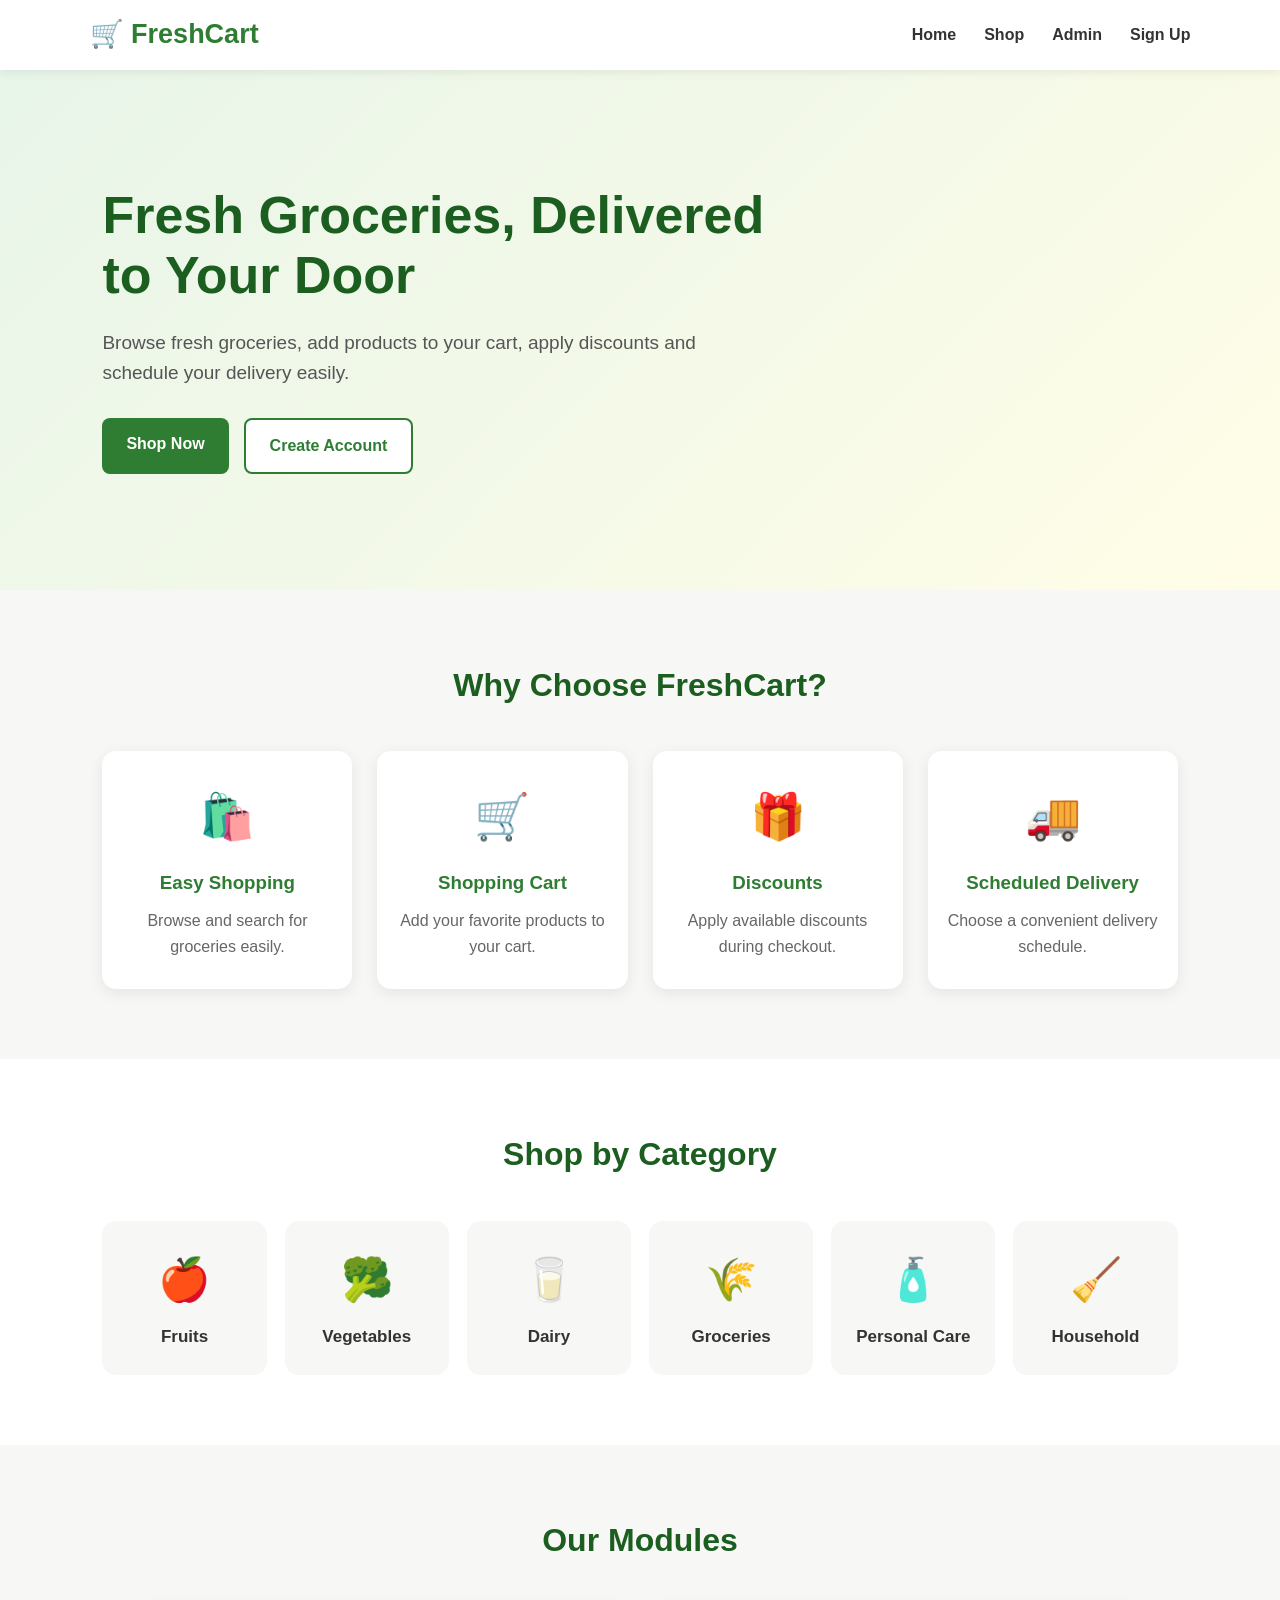
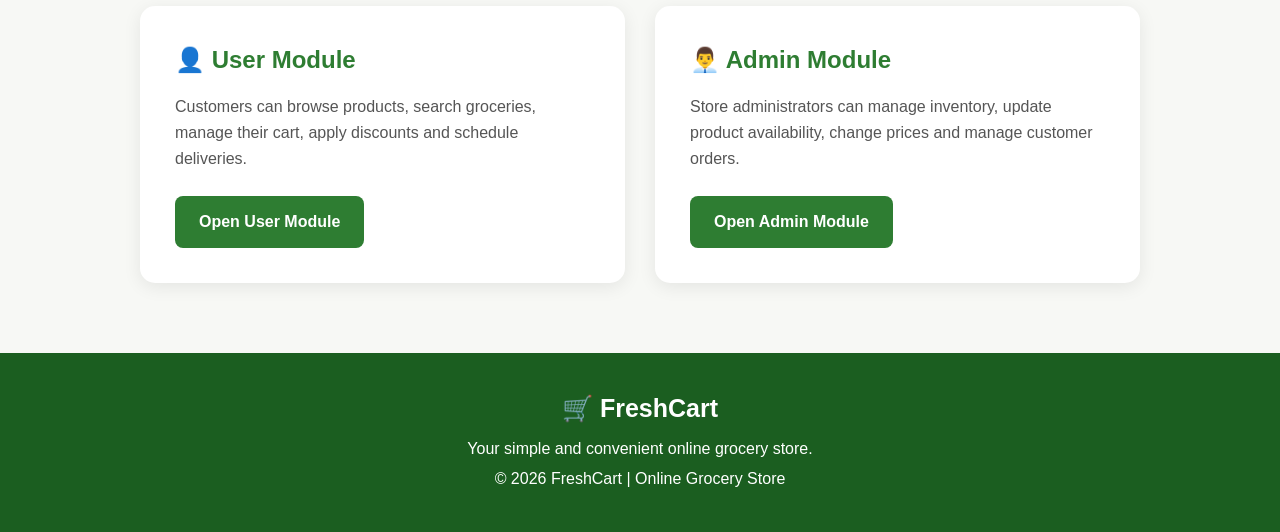
<file: index.html>
<!DOCTYPE html>
<html lang="en">
<head>
    <meta charset="UTF-8">
    <meta name="viewport" content="width=device-width, initial-scale=1.0">

    <title>FreshCart - Online Grocery Store</title>

    <!-- CSS -->
    <link rel="stylesheet" href="css/style.css">
</head>

<body>

    <!-- ================= NAVBAR ================= -->
    <header class="navbar">

        <div class="logo">
            🛒 FreshCart
        </div>

        <nav>
            <a href="index.html">Home</a>
            <a href="user.html">Shop</a>
            <a href="admin.html">Admin</a>
            <a href="signup.html">Sign Up</a>
        </nav>

    </header>


    <!-- ================= HERO SECTION ================= -->
    <section class="hero">

        <div class="hero-content">

            <h1>Fresh Groceries, Delivered to Your Door</h1>

            <p>
                Browse fresh groceries, add products to your cart,
                apply discounts and schedule your delivery easily.
            </p>

            <div class="hero-buttons">

                <a href="user.html" class="btn primary-btn">
                    Shop Now
                </a>

                <a href="signup.html" class="btn secondary-btn">
                    Create Account
                </a>

            </div>

        </div>

    </section>


    <!-- ================= FEATURES ================= -->
    <section class="features">

        <h2>Why Choose FreshCart?</h2>

        <div class="feature-container">

            <div class="feature-card">
                <div class="feature-icon">🛍️</div>
                <h3>Easy Shopping</h3>
                <p>
                    Browse and search for groceries easily.
                </p>
            </div>


            <div class="feature-card">
                <div class="feature-icon">🛒</div>
                <h3>Shopping Cart</h3>
                <p>
                    Add your favorite products to your cart.
                </p>
            </div>


            <div class="feature-card">
                <div class="feature-icon">🎁</div>
                <h3>Discounts</h3>
                <p>
                    Apply available discounts during checkout.
                </p>
            </div>


            <div class="feature-card">
                <div class="feature-icon">🚚</div>
                <h3>Scheduled Delivery</h3>
                <p>
                    Choose a convenient delivery schedule.
                </p>
            </div>

        </div>

    </section>


    <!-- ================= CATEGORIES ================= -->
    <section class="categories">

        <h2>Shop by Category</h2>

        <div class="category-container">

            <div class="category-card">
                <span>🍎</span>
                <h3>Fruits</h3>
            </div>

            <div class="category-card">
                <span>🥦</span>
                <h3>Vegetables</h3>
            </div>

            <div class="category-card">
                <span>🥛</span>
                <h3>Dairy</h3>
            </div>

            <div class="category-card">
                <span>🌾</span>
                <h3>Groceries</h3>
            </div>

            <div class="category-card">
                <span>🧴</span>
                <h3>Personal Care</h3>
            </div>

            <div class="category-card">
                <span>🧹</span>
                <h3>Household</h3>
            </div>

        </div>

    </section>


    <!-- ================= PROJECT MODULES ================= -->
    <section class="modules">

        <h2>Our Modules</h2>

        <div class="module-container">

            <!-- USER MODULE -->
            <div class="module-card">

                <h3>👤 User Module</h3>

                <p>
                    Customers can browse products, search groceries,
                    manage their cart, apply discounts and schedule
                    deliveries.
                </p>

                <a href="user.html" class="btn primary-btn">
                    Open User Module
                </a>

            </div>


            <!-- ADMIN MODULE -->
            <div class="module-card">

                <h3>👨‍💼 Admin Module</h3>

                <p>
                    Store administrators can manage inventory,
                    update product availability, change prices
                    and manage customer orders.
                </p>

                <a href="admin.html" class="btn primary-btn">
                    Open Admin Module
                </a>

            </div>

        </div>

    </section>


    <!-- ================= FOOTER ================= -->
    <footer>

        <h3>🛒 FreshCart</h3>

        <p>
            Your simple and convenient online grocery store.
        </p>

        <p>
            © 2026 FreshCart | Online Grocery Store
        </p>

    </footer>


</body>
</html>
</file>
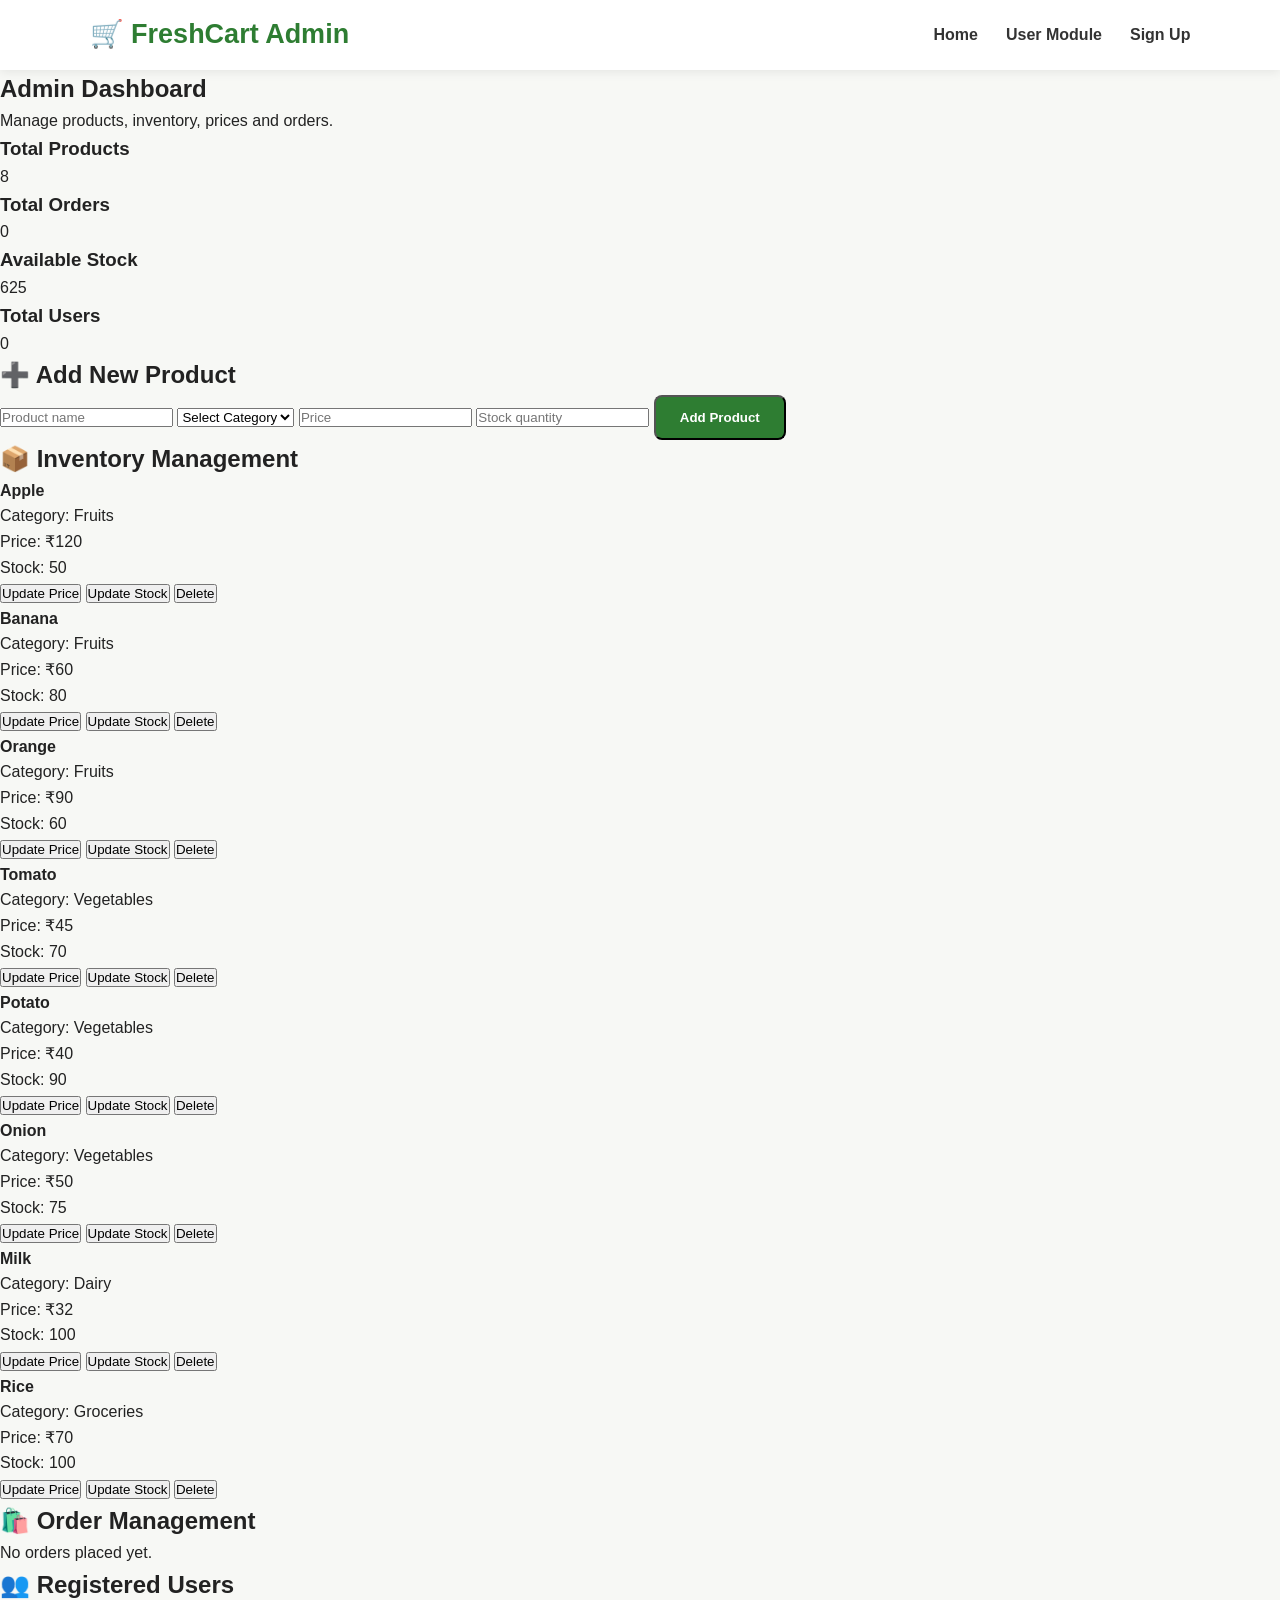
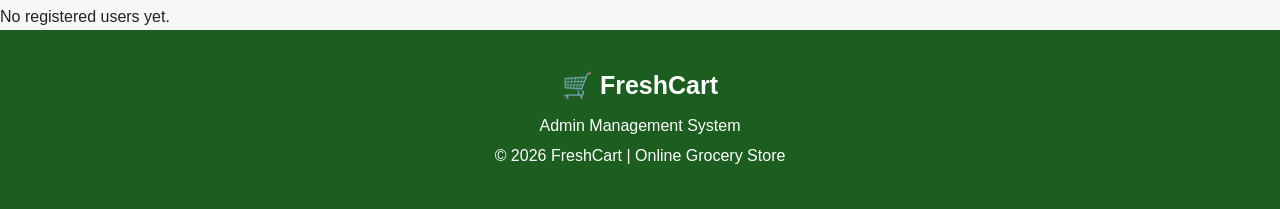
<file: admin.html>
<!DOCTYPE html>
<html lang="en">

<head>
    <meta charset="UTF-8">
    <meta name="viewport" content="width=device-width, initial-scale=1.0">

    <title>FreshCart - Admin</title>

    <link rel="stylesheet" href="css/style.css">
</head>

<body>

    <!-- ================= NAVBAR ================= -->

    <header class="navbar">

        <div class="logo">
            🛒 FreshCart Admin
        </div>

        <nav>
            <a href="index.html">Home</a>
            <a href="user.html">User Module</a>
            <a href="signup.html">Sign Up</a>
        </nav>

    </header>


    <!-- ================= ADMIN MODULE ================= -->

    <main class="admin-page">

        <section class="admin-header">

            <h1>Admin Dashboard</h1>

            <p>
                Manage products, inventory, prices and orders.
            </p>

        </section>


        <!-- ================= DASHBOARD CARDS ================= -->

        <section class="admin-dashboard">

            <div class="admin-card">
                <h3>Total Products</h3>
                <p id="totalProducts">0</p>
            </div>

            <div class="admin-card">
                <h3>Total Orders</h3>
                <p id="totalOrders">0</p>
            </div>

            <div class="admin-card">
                <h3>Available Stock</h3>
                <p id="availableStock">0</p>
            </div>

            <div class="admin-card">
                <h3>Total Users</h3>
                <p id="totalUsers">0</p>
            </div>

        </section>


        <!-- ================= ADD PRODUCT ================= -->

        <section class="admin-section">

            <h2>➕ Add New Product</h2>

            <form id="productForm">

                <input
                    type="text"
                    id="productName"
                    placeholder="Product name"
                    required
                >

                <select id="productCategory" required>

                    <option value="">
                        Select Category
                    </option>

                    <option value="Fruits">
                        Fruits
                    </option>

                    <option value="Vegetables">
                        Vegetables
                    </option>

                    <option value="Dairy">
                        Dairy
                    </option>

                    <option value="Groceries">
                        Groceries
                    </option>

                    <option value="Personal Care">
                        Personal Care
                    </option>

                    <option value="Household">
                        Household
                    </option>

                </select>


                <input
                    type="number"
                    id="productPrice"
                    placeholder="Price"
                    min="1"
                    required
                >


                <input
                    type="number"
                    id="productStock"
                    placeholder="Stock quantity"
                    min="0"
                    required
                >


                <button
                    type="submit"
                    class="btn primary-btn"
                >
                    Add Product
                </button>

            </form>

        </section>


        <!-- ================= INVENTORY ================= -->

        <section class="admin-section">

            <h2>📦 Inventory Management</h2>

            <div id="inventoryContainer">

                <!-- Inventory will be loaded by JavaScript -->

            </div>

        </section>


        <!-- ================= ORDERS ================= -->

        <section class="admin-section">

            <h2>🛍️ Order Management</h2>

            <div id="ordersContainer">

                <!-- Orders will be loaded by JavaScript -->

            </div>

        </section>


        <!-- ================= USERS ================= -->

        <section class="admin-section">

            <h2>👥 Registered Users</h2>

            <div id="usersContainer">

                <!-- Users will be loaded by JavaScript -->

            </div>

        </section>

    </main>


    <!-- ================= FOOTER ================= -->

    <footer>

        <h3>🛒 FreshCart</h3>

        <p>
            Admin Management System
        </p>

        <p>
            © 2026 FreshCart | Online Grocery Store
        </p>

    </footer>


    <!-- ADMIN JAVASCRIPT -->

    <script src="js/admin.js"></script>

</body>

</html>
</file>
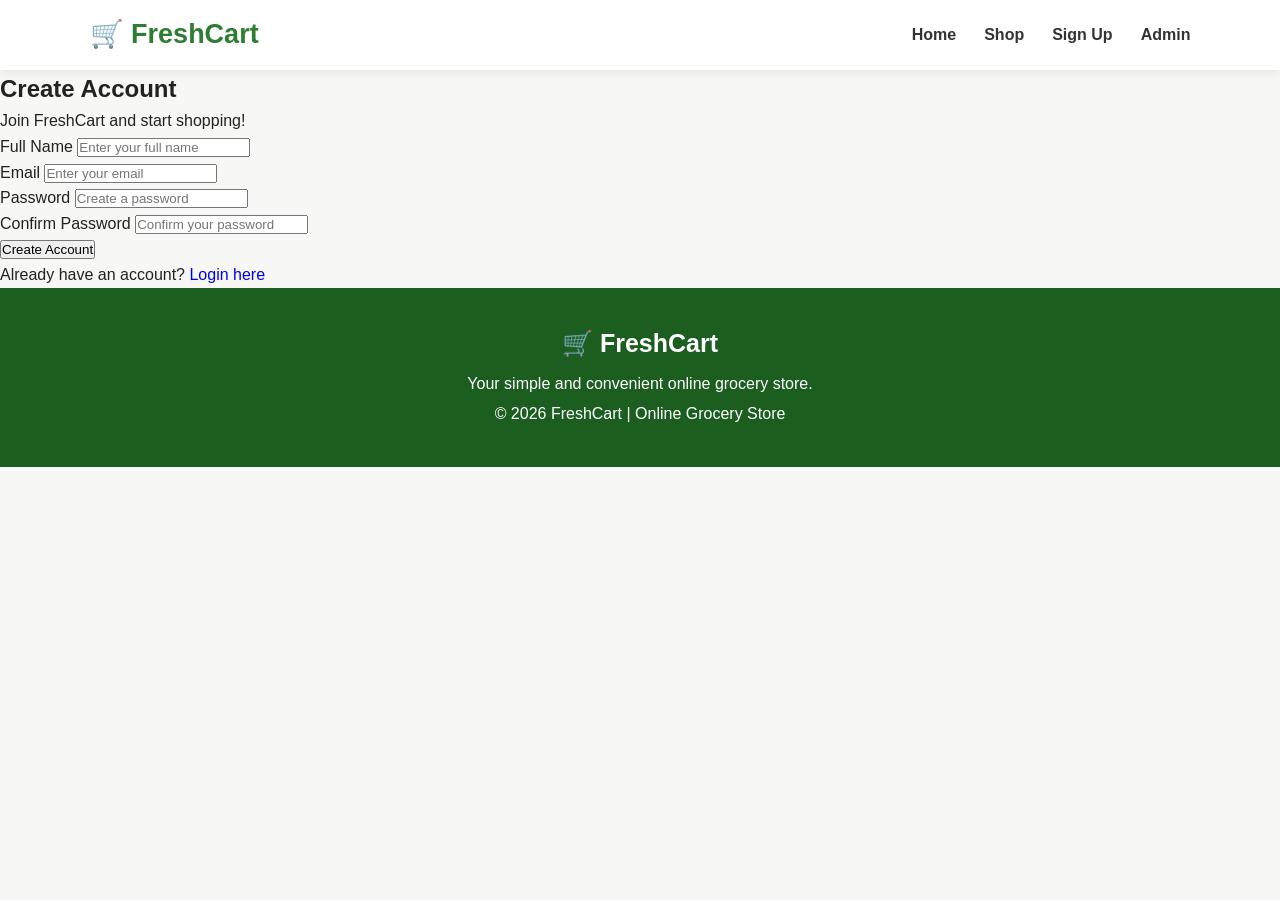
<file: signup.html>
<!DOCTYPE html>
<html lang="en">
<head>
    <meta charset="UTF-8">
    <meta name="viewport" content="width=device-width, initial-scale=1.0">

    <title>FreshCart - Sign Up</title>

    <link rel="stylesheet" href="css/style.css">
</head>

<body>

    <!-- NAVBAR -->
    <header class="navbar">

        <div class="logo">
            🛒 FreshCart
        </div>

        <nav>
            <a href="index.html">Home</a>
            <a href="user.html">Shop</a>
            <a href="signup.html">Sign Up</a>
            <a href="admin.html">Admin</a>
        </nav>

    </header>


    <!-- SIGNUP SECTION -->
    <section class="auth-section">

        <div class="auth-card">

            <h1>Create Account</h1>

            <p>Join FreshCart and start shopping!</p>

            <form id="signupForm">

                <div class="form-group">
                    <label for="name">Full Name</label>

                    <input
                        type="text"
                        id="name"
                        placeholder="Enter your full name"
                        required
                    >
                </div>


                <div class="form-group">
                    <label for="email">Email</label>

                    <input
                        type="email"
                        id="email"
                        placeholder="Enter your email"
                        required
                    >
                </div>


                <div class="form-group">
                    <label for="password">Password</label>

                    <input
                        type="password"
                        id="password"
                        placeholder="Create a password"
                        required
                    >
                </div>


                <div class="form-group">
                    <label for="confirmPassword">
                        Confirm Password
                    </label>

                    <input
                        type="password"
                        id="confirmPassword"
                        placeholder="Confirm your password"
                        required
                    >
                </div>


                <button type="submit" class="auth-btn">
                    Create Account
                </button>

            </form>


            <p class="auth-link">
                Already have an account?
                <a href="user.html">Login here</a>
            </p>

        </div>

    </section>


    <!-- FOOTER -->
    <footer>

        <h3>🛒 FreshCart</h3>

        <p>
            Your simple and convenient online grocery store.
        </p>

        <p>
            © 2026 FreshCart | Online Grocery Store
        </p>

    </footer>


    <!-- AUTH JAVASCRIPT -->
    <script src="js/auth.js"></script>

</body>
</html>
</file>
<file: css/style.css>
/* =========================
   GLOBAL STYLES
========================= */

* {
    margin: 0;
    padding: 0;
    box-sizing: border-box;
}

body {
    font-family: Arial, Helvetica, sans-serif;
    background: #f7f8f5;
    color: #222;
    line-height: 1.6;
}

a {
    text-decoration: none;
}


/* =========================
   NAVBAR
========================= */

.navbar {
    background: #ffffff;
    min-height: 70px;
    padding: 0 7%;
    display: flex;
    align-items: center;
    justify-content: space-between;
    box-shadow: 0 2px 10px rgba(0, 0, 0, 0.08);
    position: sticky;
    top: 0;
    z-index: 1000;
}

.logo {
    font-size: 27px;
    font-weight: bold;
    color: #2e7d32;
}

.navbar nav {
    display: flex;
    gap: 28px;
}

.navbar nav a {
    color: #333;
    font-weight: 600;
    transition: 0.3s;
}

.navbar nav a:hover {
    color: #2e7d32;
}


/* =========================
   HERO
========================= */

.hero {
    min-height: 520px;
    display: flex;
    align-items: center;
    padding: 70px 8%;
    background: linear-gradient(
        135deg,
        #e8f5e9,
        #fffde7
    );
}

.hero-content {
    max-width: 700px;
}

.hero h1 {
    font-size: 52px;
    line-height: 1.15;
    color: #1b5e20;
    margin-bottom: 22px;
}

.hero p {
    font-size: 19px;
    color: #555;
    max-width: 650px;
    margin-bottom: 30px;
}


/* =========================
   BUTTONS
========================= */

.hero-buttons {
    display: flex;
    gap: 15px;
    flex-wrap: wrap;
}

.btn {
    display: inline-block;
    padding: 13px 24px;
    border-radius: 8px;
    font-weight: bold;
    transition: 0.3s;
    cursor: pointer;
}

.primary-btn {
    background: #2e7d32;
    color: white;
}

.primary-btn:hover {
    background: #1b5e20;
    transform: translateY(-2px);
}

.secondary-btn {
    background: white;
    color: #2e7d32;
    border: 2px solid #2e7d32;
}

.secondary-btn:hover {
    background: #e8f5e9;
}


/* =========================
   SECTION COMMON
========================= */

.features,
.categories,
.modules {
    padding: 70px 8%;
}

.features h2,
.categories h2,
.modules h2 {
    text-align: center;
    font-size: 32px;
    margin-bottom: 40px;
    color: #1b5e20;
}


/* =========================
   FEATURES
========================= */

.feature-container {
    display: grid;
    grid-template-columns: repeat(4, 1fr);
    gap: 25px;
}

.feature-card {
    background: white;
    padding: 30px 20px;
    border-radius: 14px;
    text-align: center;
    box-shadow: 0 4px 15px rgba(0, 0, 0, 0.08);
    transition: 0.3s;
}

.feature-card:hover {
    transform: translateY(-6px);
}

.feature-icon {
    font-size: 45px;
    margin-bottom: 15px;
}

.feature-card h3 {
    margin-bottom: 10px;
    color: #2e7d32;
}

.feature-card p {
    color: #666;
}


/* =========================
   CATEGORIES
========================= */

.categories {
    background: #ffffff;
}

.category-container {
    display: grid;
    grid-template-columns: repeat(6, 1fr);
    gap: 18px;
}

.category-card {
    background: #f7f8f5;
    border-radius: 14px;
    padding: 25px 10px;
    text-align: center;
    cursor: pointer;
    transition: 0.3s;
}

.category-card:hover {
    background: #e8f5e9;
    transform: translateY(-5px);
}

.category-card span {
    font-size: 42px;
    display: block;
    margin-bottom: 10px;
}

.category-card h3 {
    color: #333;
    font-size: 17px;
}


/* =========================
   MODULES
========================= */

.module-container {
    display: grid;
    grid-template-columns: repeat(2, 1fr);
    gap: 30px;
    max-width: 1000px;
    margin: auto;
}

.module-card {
    background: white;
    padding: 35px;
    border-radius: 15px;
    box-shadow: 0 4px 18px rgba(0, 0, 0, 0.08);
}

.module-card h3 {
    font-size: 24px;
    color: #2e7d32;
    margin-bottom: 15px;
}

.module-card p {
    color: #555;
    margin-bottom: 25px;
}


/* =========================
   FOOTER
========================= */

footer {
    background: #1b5e20;
    color: white;
    text-align: center;
    padding: 35px 20px;
}

footer h3 {
    font-size: 25px;
    margin-bottom: 8px;
}

footer p {
    margin: 5px 0;
}


/* =========================
   RESPONSIVE DESIGN
========================= */

@media (max-width: 900px) {

    .feature-container {
        grid-template-columns: repeat(2, 1fr);
    }

    .category-container {
        grid-template-columns: repeat(3, 1fr);
    }

    .hero h1 {
        font-size: 42px;
    }
}


@media (max-width: 600px) {

    .navbar {
        flex-direction: column;
        padding: 18px;
        gap: 15px;
    }

    .navbar nav {
        gap: 15px;
        flex-wrap: wrap;
        justify-content: center;
    }

    .hero {
        padding: 50px 6%;
    }

    .hero h1 {
        font-size: 34px;
    }

    .feature-container,
    .category-container,
    .module-container {
        grid-template-columns: 1fr;
    }

    .features,
    .categories,
    .modules {
        padding: 50px 6%;
    }
}
/* =========================
   FRESHCART PRODUCT GRID
========================= */

.shop-page {
    padding: 30px 5%;
    max-width: 1500px;
    margin: auto;
}

.shop-header {
    text-align: center;
    margin-bottom: 25px;
}

.shop-header h1 {
    font-size: 32px;
    color: #1b5e20;
}

.shop-header p {
    color: #666;
}


/* SEARCH */

.search-section {
    display: flex;
    gap: 12px;
    margin-bottom: 30px;
}

.search-section input {
    flex: 1;
    padding: 12px;
    border: 1px solid #ddd;
    border-radius: 8px;
}

.search-section select {
    width: 200px;
    padding: 12px;
    border: 1px solid #ddd;
    border-radius: 8px;
}


/* PRODUCT GRID */

.product-container {
    display: grid !important;
    grid-template-columns: repeat(5, minmax(0, 1fr)) !important;
    gap: 16px !important;
    width: 100%;
}


/* SMALL PRODUCT CARD */

.product-card {
    background: #fff;
    border: 1px solid #eeeeee;
    border-radius: 10px;
    overflow: hidden;
    box-shadow: 0 2px 8px rgba(0,0,0,0.07);
    transition: 0.2s;
    min-width: 0;
}

.product-card:hover {
    transform: translateY(-3px);
    box-shadow: 0 5px 15px rgba(0,0,0,0.12);
}


/* PRODUCT IMAGE */

.product-card img {
    width: 100% !important;
    height: 150px !important;
    object-fit: cover !important;
    display: block;
}


/* PRODUCT DETAILS */

.product-info {
    padding: 12px;
}

.product-info h3 {
    font-size: 17px;
    margin-bottom: 4px;
    color: #222;
}

.product-info .category {
    font-size: 12px;
    color: #888;
    margin-bottom: 5px;
}

.product-info .quantity {
    font-size: 13px;
    color: #555;
    margin-bottom: 5px;
}

.product-info h4 {
    font-size: 18px;
    color: #1b5e20;
    margin: 8px 0 10px;
}


/* ADD BUTTON */

.add-cart-btn {
    width: 100%;
    padding: 9px;
    font-size: 13px;
    border: none;
    border-radius: 6px;
}


/* TABLET */

@media (max-width: 1200px) {
    .product-container {
        grid-template-columns: repeat(4, 1fr) !important;
    }
}


/* MOBILE */

@media (max-width: 900px) {
    .product-container {
        grid-template-columns: repeat(3, 1fr) !important;
    }
}

@media (max-width: 600px) {
    .product-container {
        grid-template-columns: repeat(2, 1fr) !important;
    }
}
</file>
